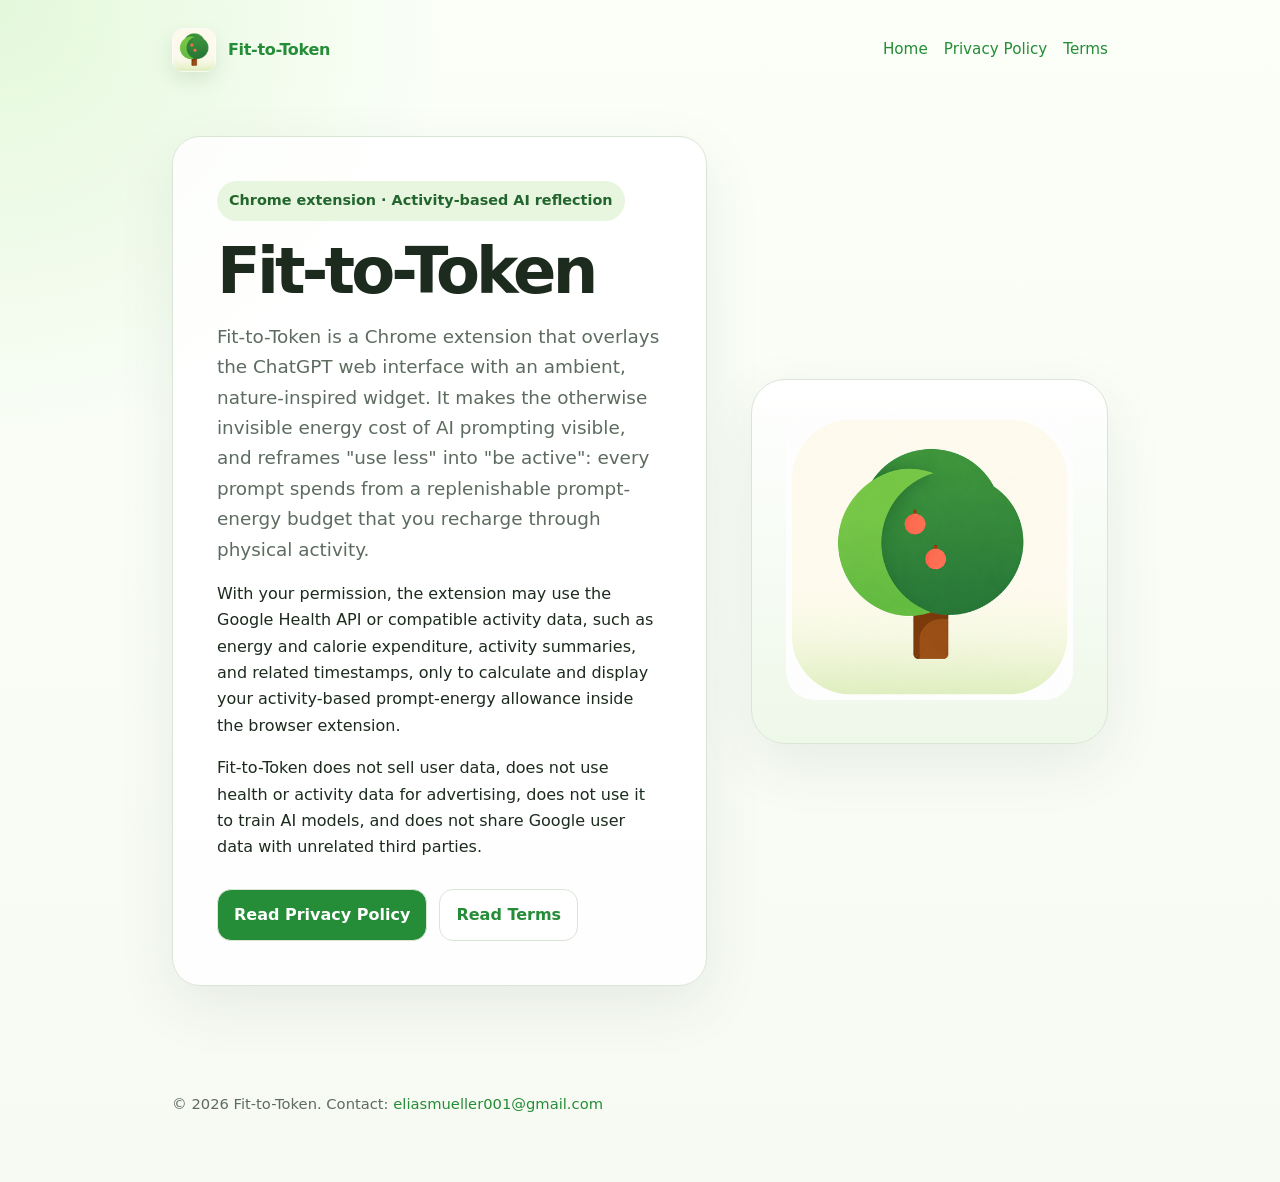
<file: index.html>
<!doctype html>
<html lang="en">
<head>

  <meta charset="utf-8">
  <meta name="viewport" content="width=device-width, initial-scale=1">
  <meta name="google-site-verification" content="dc-nI5oNuQ5skbUXiTkUaBQD8vQzqvcZ7vJwPCGm-OA" />
  <meta name="theme-color" content="#258c37">
  <link rel="icon" type="image/png" href="assets/favicon.png">
  <link rel="stylesheet" href="styles.css">

  <title>Fit-to-Token</title>
  <meta name="description" content="Fit-to-Token is a Chrome extension that overlays ChatGPT with an ambient eco-feedback widget, connecting Google Health activity data to a replenishable prompt-energy allowance.">
</head>
<body>

  <header class="site-header">
    <a class="brand" href="index.html" aria-label="Fit-to-Token homepage">
      <img src="assets/logo.png" alt="Fit-to-Token tree logo">
      <span>Fit-to-Token</span>
    </a>
    <nav aria-label="Main navigation">
      <a href="index.html">Home</a>
      <a href="privacy.html">Privacy Policy</a>
      <a href="terms.html">Terms</a>
    </nav>
  </header>

  <main>
    <section class="hero">
      <div class="hero-card">
        <div class="badge">Chrome extension · Activity-based AI reflection</div>
        <h1>Fit-to-Token</h1>
        <p class="lead">Fit-to-Token is a Chrome extension that overlays the ChatGPT web interface with an ambient, nature-inspired widget. It makes the otherwise invisible energy cost of AI prompting visible, and reframes "use less" into "be active": every prompt spends from a replenishable prompt-energy budget that you recharge through physical activity.</p>
        <p>With your permission, the extension may use the Google Health API or compatible activity data, such as energy and calorie expenditure, activity summaries, and related timestamps, only to calculate and display your activity-based prompt-energy allowance inside the browser extension.</p>
        <p>Fit-to-Token does not sell user data, does not use health or activity data for advertising, does not use it to train AI models, and does not share Google user data with unrelated third parties.</p>
        <div class="actions">
          <a class="button" href="privacy.html">Read Privacy Policy</a>
          <a class="button secondary" href="terms.html">Read Terms</a>
        </div>
      </div>
      <div class="logo-panel">
        <img src="assets/logo.png" alt="A simple green tree with two small fruit dots, the Fit-to-Token logo">
      </div>
    </section>
  </main>

  <footer>
    <p>© 2026 Fit-to-Token. Contact: <a href="mailto:eliasmueller001@gmail.com">eliasmueller001@gmail.com</a></p>
  </footer>

</body>
</html>
</file>
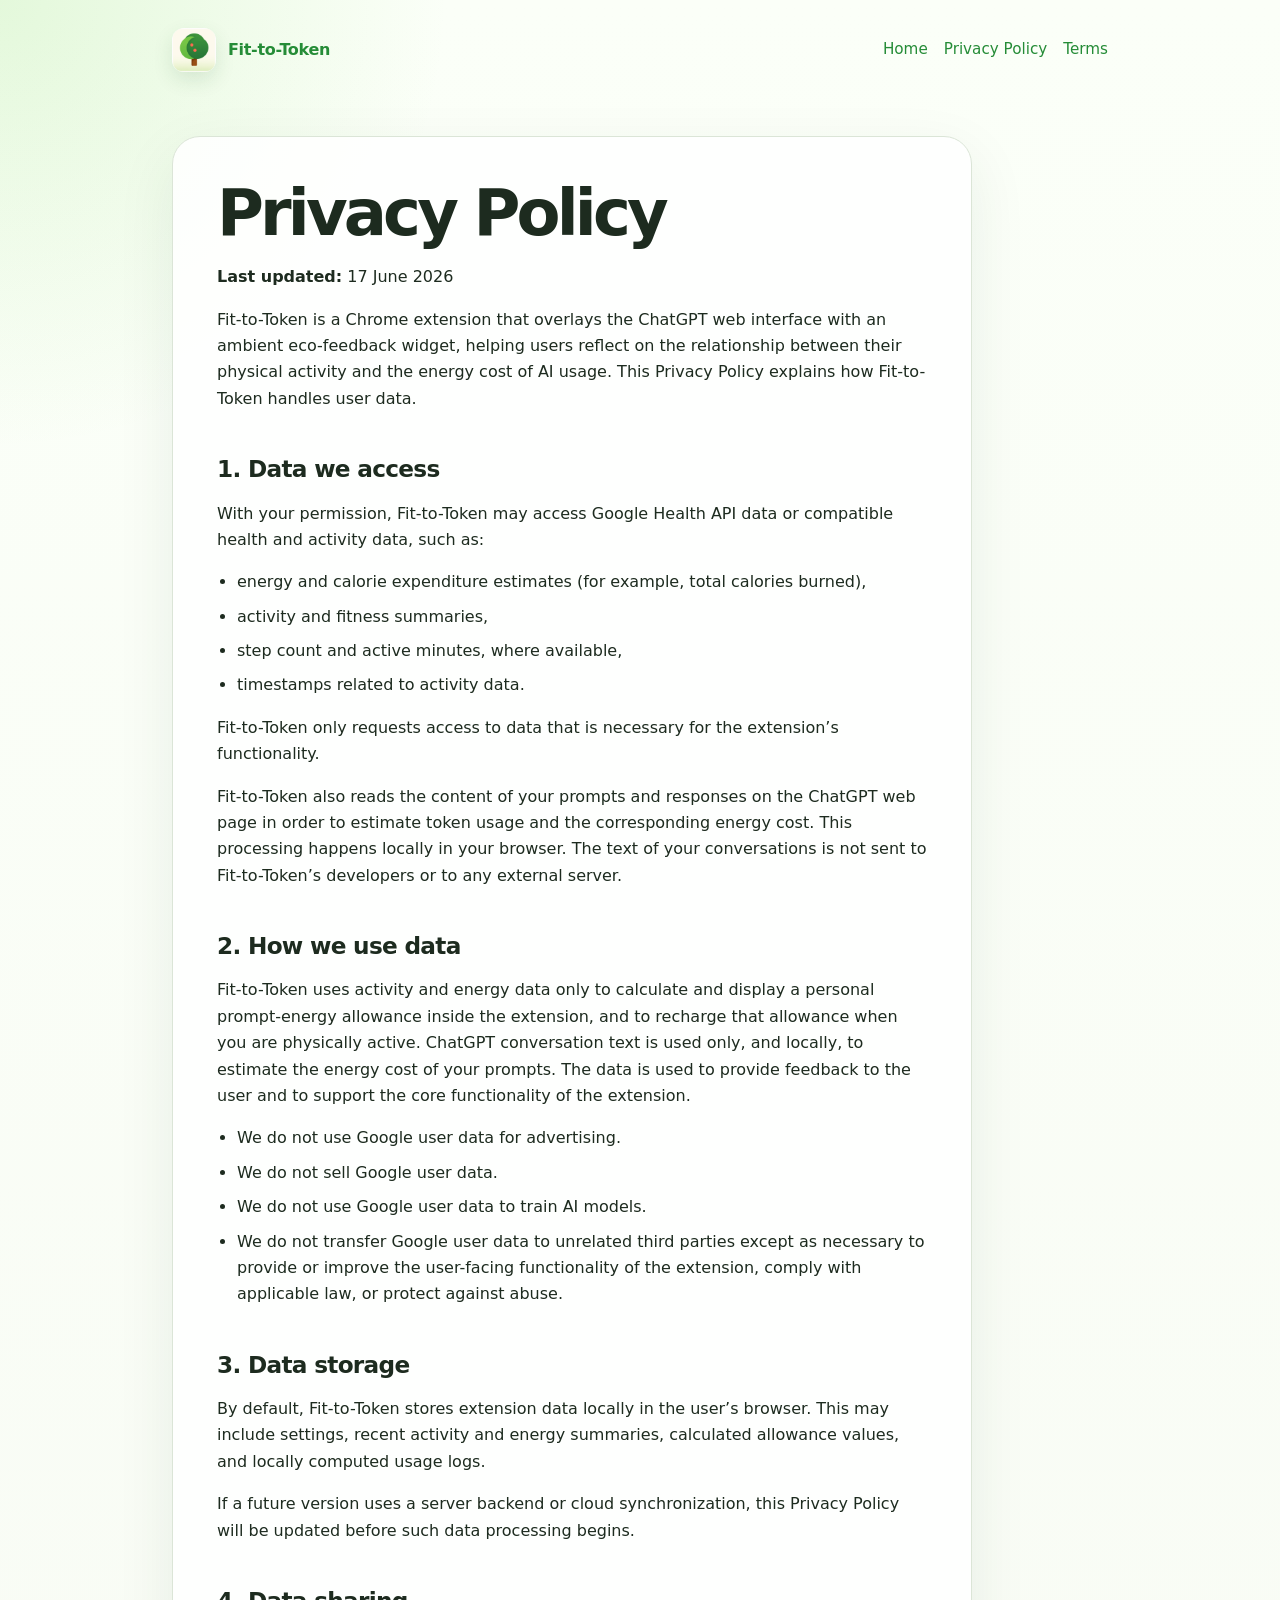
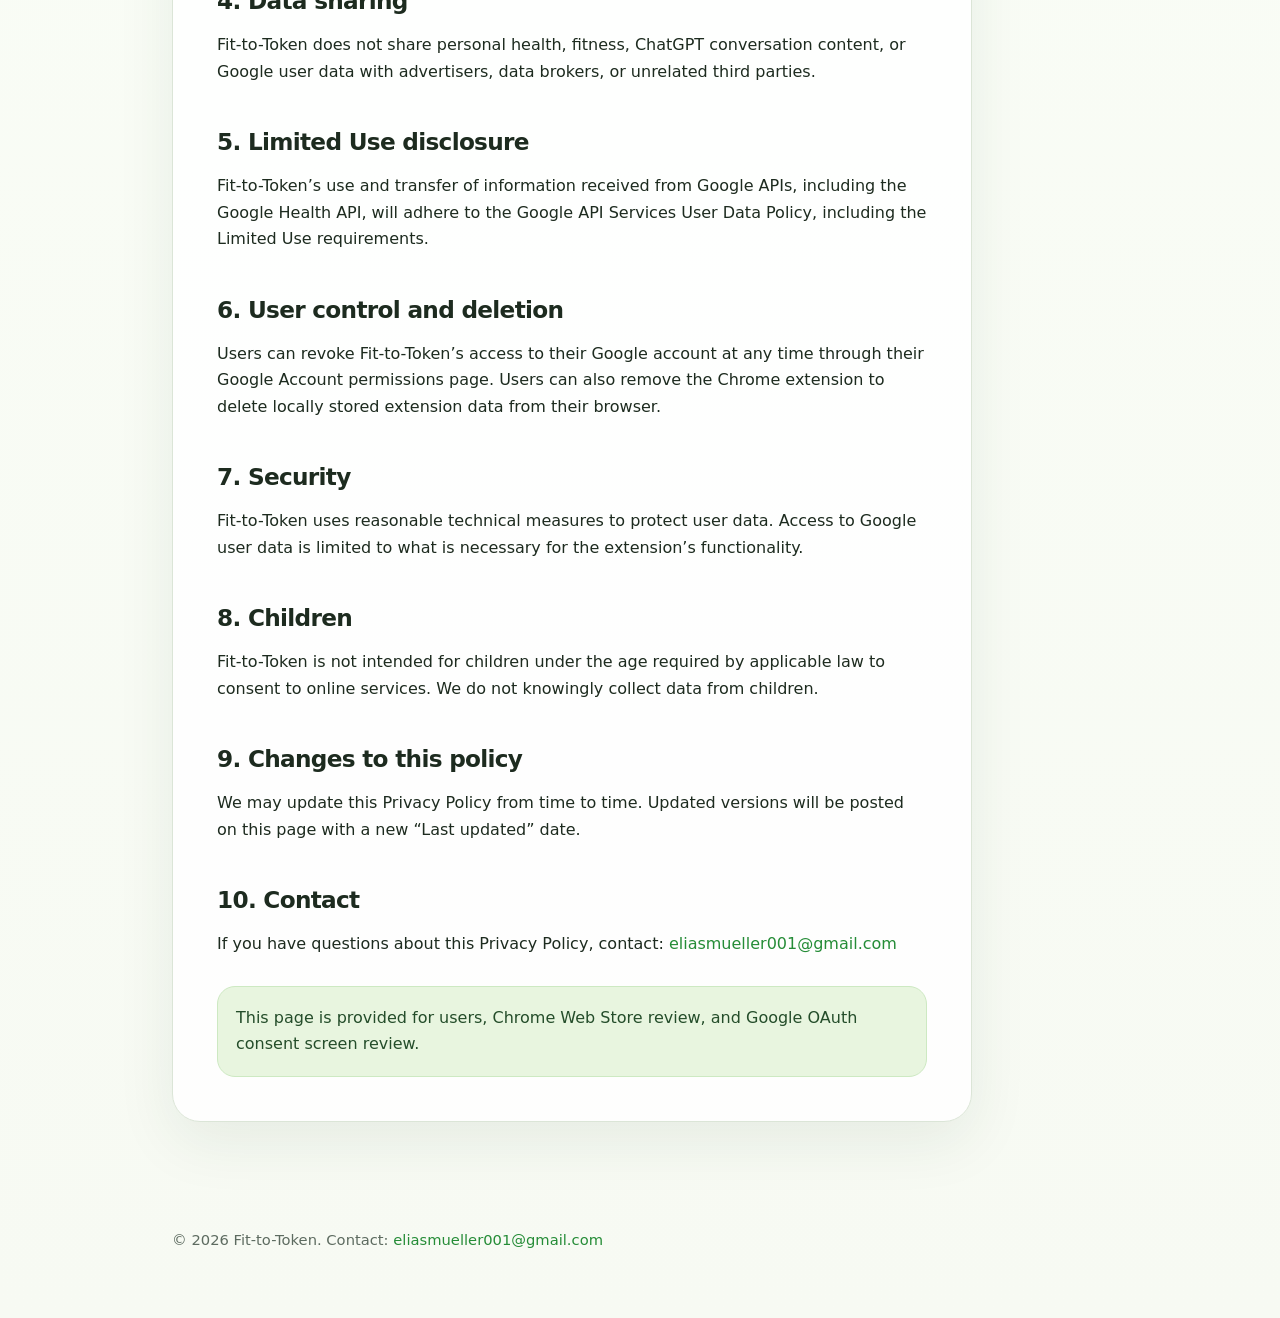
<file: privacy.html>
<!doctype html>
<html lang="en">
<head>

  <meta charset="utf-8">
  <meta name="viewport" content="width=device-width, initial-scale=1">
  <meta name="theme-color" content="#258c37">
  <link rel="icon" type="image/png" href="assets/favicon.png">
  <link rel="stylesheet" href="styles.css">

  <title>Privacy Policy | Fit-to-Token</title>
  <meta name="description" content="Privacy Policy for the Fit-to-Token Chrome extension.">
</head>
<body>

  <header class="site-header">
    <a class="brand" href="index.html" aria-label="Fit-to-Token homepage">
      <img src="assets/logo.png" alt="Fit-to-Token tree logo">
      <span>Fit-to-Token</span>
    </a>
    <nav aria-label="Main navigation">
      <a href="index.html">Home</a>
      <a href="privacy.html">Privacy Policy</a>
      <a href="terms.html">Terms</a>
    </nav>
  </header>

  <main>
    <article class="content-card">
      <h1>Privacy Policy</h1>
      <p><strong>Last updated:</strong> 17 June 2026</p>
      <p>Fit-to-Token is a Chrome extension that overlays the ChatGPT web interface with an ambient eco-feedback widget, helping users reflect on the relationship between their physical activity and the energy cost of AI usage. This Privacy Policy explains how Fit-to-Token handles user data.</p>

      <h2>1. Data we access</h2>
      <p>With your permission, Fit-to-Token may access Google Health API data or compatible health and activity data, such as:</p>
      <ul>
        <li>energy and calorie expenditure estimates (for example, total calories burned),</li>
        <li>activity and fitness summaries,</li>
        <li>step count and active minutes, where available,</li>
        <li>timestamps related to activity data.</li>
      </ul>
      <p>Fit-to-Token only requests access to data that is necessary for the extension’s functionality.</p>
      <p>Fit-to-Token also reads the content of your prompts and responses on the ChatGPT web page in order to estimate token usage and the corresponding energy cost. This processing happens locally in your browser. The text of your conversations is not sent to Fit-to-Token’s developers or to any external server.</p>

      <h2>2. How we use data</h2>
      <p>Fit-to-Token uses activity and energy data only to calculate and display a personal prompt-energy allowance inside the extension, and to recharge that allowance when you are physically active. ChatGPT conversation text is used only, and locally, to estimate the energy cost of your prompts. The data is used to provide feedback to the user and to support the core functionality of the extension.</p>
      <ul>
        <li>We do not use Google user data for advertising.</li>
        <li>We do not sell Google user data.</li>
        <li>We do not use Google user data to train AI models.</li>
        <li>We do not transfer Google user data to unrelated third parties except as necessary to provide or improve the user-facing functionality of the extension, comply with applicable law, or protect against abuse.</li>
      </ul>

      <h2>3. Data storage</h2>
      <p>By default, Fit-to-Token stores extension data locally in the user’s browser. This may include settings, recent activity and energy summaries, calculated allowance values, and locally computed usage logs.</p>
      <p>If a future version uses a server backend or cloud synchronization, this Privacy Policy will be updated before such data processing begins.</p>

      <h2>4. Data sharing</h2>
      <p>Fit-to-Token does not share personal health, fitness, ChatGPT conversation content, or Google user data with advertisers, data brokers, or unrelated third parties.</p>

      <h2>5. Limited Use disclosure</h2>
      <p>Fit-to-Token’s use and transfer of information received from Google APIs, including the Google Health API, will adhere to the Google API Services User Data Policy, including the Limited Use requirements.</p>

      <h2>6. User control and deletion</h2>
      <p>Users can revoke Fit-to-Token’s access to their Google account at any time through their Google Account permissions page. Users can also remove the Chrome extension to delete locally stored extension data from their browser.</p>

      <h2>7. Security</h2>
      <p>Fit-to-Token uses reasonable technical measures to protect user data. Access to Google user data is limited to what is necessary for the extension’s functionality.</p>

      <h2>8. Children</h2>
      <p>Fit-to-Token is not intended for children under the age required by applicable law to consent to online services. We do not knowingly collect data from children.</p>

      <h2>9. Changes to this policy</h2>
      <p>We may update this Privacy Policy from time to time. Updated versions will be posted on this page with a new “Last updated” date.</p>

      <h2>10. Contact</h2>
      <p>If you have questions about this Privacy Policy, contact: <a href="mailto:eliasmueller001@gmail.com">eliasmueller001@gmail.com</a></p>

      <div class="notice">This page is provided for users, Chrome Web Store review, and Google OAuth consent screen review.</div>
    </article>
  </main>

  <footer>
    <p>© 2026 Fit-to-Token. Contact: <a href="mailto:eliasmueller001@gmail.com">eliasmueller001@gmail.com</a></p>
  </footer>

</body>
</html>
</file>
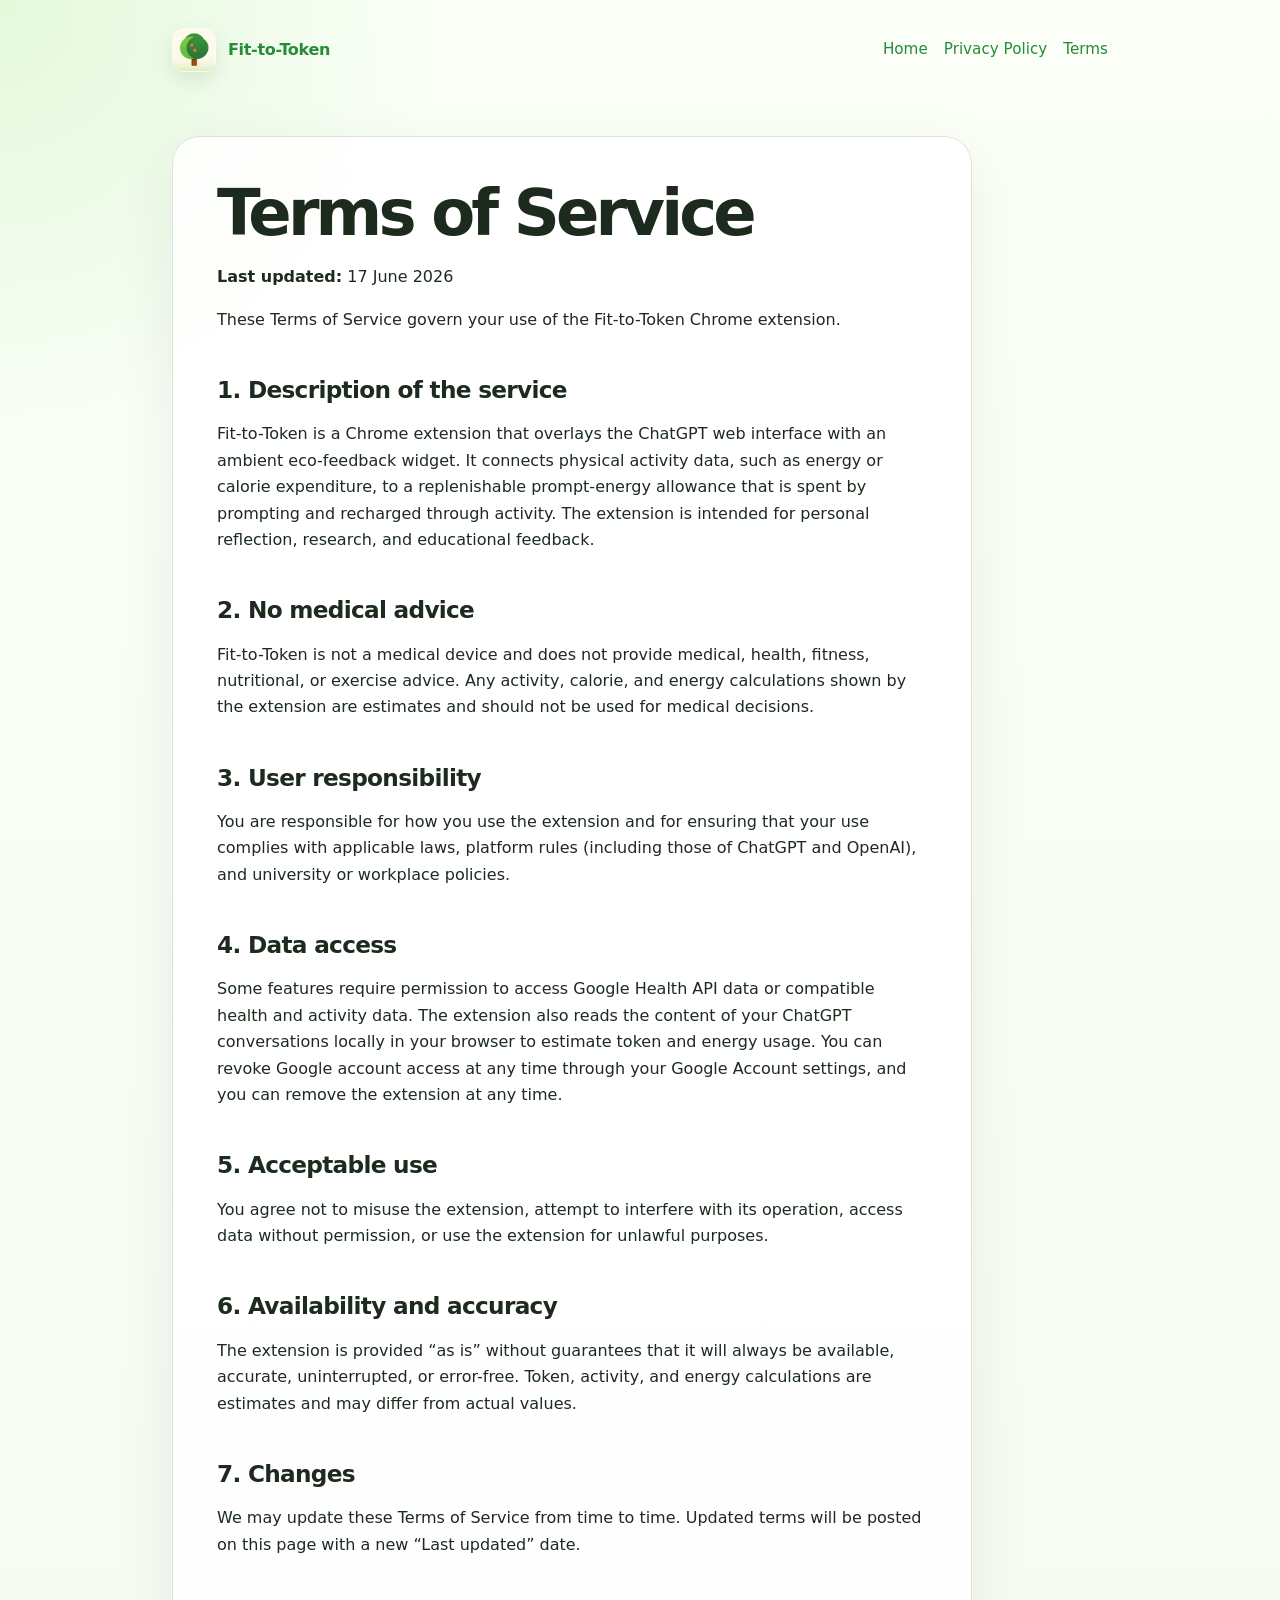
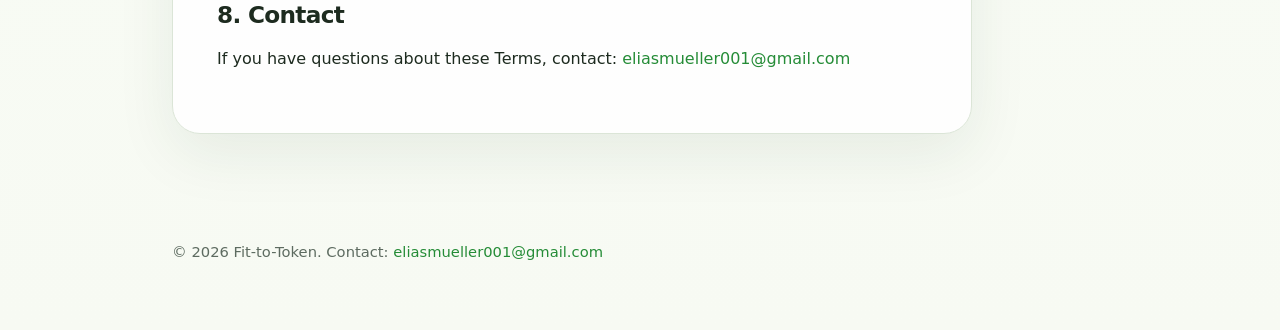
<file: terms.html>
<!doctype html>
<html lang="en">
<head>

  <meta charset="utf-8">
  <meta name="viewport" content="width=device-width, initial-scale=1">
  <meta name="theme-color" content="#258c37">
  <link rel="icon" type="image/png" href="assets/favicon.png">
  <link rel="stylesheet" href="styles.css">

  <title>Terms of Service | Fit-to-Token</title>
  <meta name="description" content="Terms of Service for the Fit-to-Token Chrome extension.">
</head>
<body>

  <header class="site-header">
    <a class="brand" href="index.html" aria-label="Fit-to-Token homepage">
      <img src="assets/logo.png" alt="Fit-to-Token tree logo">
      <span>Fit-to-Token</span>
    </a>
    <nav aria-label="Main navigation">
      <a href="index.html">Home</a>
      <a href="privacy.html">Privacy Policy</a>
      <a href="terms.html">Terms</a>
    </nav>
  </header>

  <main>
    <article class="content-card">
      <h1>Terms of Service</h1>
      <p><strong>Last updated:</strong> 17 June 2026</p>
      <p>These Terms of Service govern your use of the Fit-to-Token Chrome extension.</p>

      <h2>1. Description of the service</h2>
      <p>Fit-to-Token is a Chrome extension that overlays the ChatGPT web interface with an ambient eco-feedback widget. It connects physical activity data, such as energy or calorie expenditure, to a replenishable prompt-energy allowance that is spent by prompting and recharged through activity. The extension is intended for personal reflection, research, and educational feedback.</p>

      <h2>2. No medical advice</h2>
      <p>Fit-to-Token is not a medical device and does not provide medical, health, fitness, nutritional, or exercise advice. Any activity, calorie, and energy calculations shown by the extension are estimates and should not be used for medical decisions.</p>

      <h2>3. User responsibility</h2>
      <p>You are responsible for how you use the extension and for ensuring that your use complies with applicable laws, platform rules (including those of ChatGPT and OpenAI), and university or workplace policies.</p>

      <h2>4. Data access</h2>
      <p>Some features require permission to access Google Health API data or compatible health and activity data. The extension also reads the content of your ChatGPT conversations locally in your browser to estimate token and energy usage. You can revoke Google account access at any time through your Google Account settings, and you can remove the extension at any time.</p>

      <h2>5. Acceptable use</h2>
      <p>You agree not to misuse the extension, attempt to interfere with its operation, access data without permission, or use the extension for unlawful purposes.</p>

      <h2>6. Availability and accuracy</h2>
      <p>The extension is provided “as is” without guarantees that it will always be available, accurate, uninterrupted, or error-free. Token, activity, and energy calculations are estimates and may differ from actual values.</p>

      <h2>7. Changes</h2>
      <p>We may update these Terms of Service from time to time. Updated terms will be posted on this page with a new “Last updated” date.</p>

      <h2>8. Contact</h2>
      <p>If you have questions about these Terms, contact: <a href="mailto:eliasmueller001@gmail.com">eliasmueller001@gmail.com</a></p>
    </article>
  </main>

  <footer>
    <p>© 2026 Fit-to-Token. Contact: <a href="mailto:eliasmueller001@gmail.com">eliasmueller001@gmail.com</a></p>
  </footer>

</body>
</html>
</file>
<file: styles.css>
:root {
  --bg: #f7faf3;
  --card: #ffffff;
  --ink: #1d2b1f;
  --muted: #5d6b60;
  --green: #258c37;
  --green-soft: #e8f5df;
  --line: #dbe5d7;
  --shadow: 0 20px 60px rgba(24, 64, 32, 0.08);
}

* { box-sizing: border-box; }

body {
  margin: 0;
  font-family: Inter, ui-sans-serif, system-ui, -apple-system, BlinkMacSystemFont, "Segoe UI", sans-serif;
  color: var(--ink);
  background:
    radial-gradient(circle at top left, rgba(122, 218, 88, 0.18), transparent 28rem),
    linear-gradient(180deg, #fbfff8 0%, var(--bg) 100%);
  line-height: 1.65;
}

a { color: var(--green); text-decoration: none; }
a:hover { text-decoration: underline; }

.site-header {
  max-width: 980px;
  margin: 0 auto;
  padding: 28px 22px 0;
  display: flex;
  justify-content: space-between;
  align-items: center;
  gap: 20px;
}

.brand {
  display: flex;
  align-items: center;
  gap: 12px;
  font-weight: 750;
  letter-spacing: -0.02em;
}

.brand img {
  width: 44px;
  height: 44px;
  border-radius: 12px;
  box-shadow: 0 8px 20px rgba(35, 88, 38, 0.12);
}

nav {
  display: flex;
  gap: 16px;
  flex-wrap: wrap;
  font-size: 0.95rem;
}

main {
  max-width: 980px;
  margin: 0 auto;
  padding: 64px 22px 80px;
}

.hero {
  display: grid;
  grid-template-columns: 1.2fr 0.8fr;
  align-items: center;
  gap: 44px;
}

.hero-card, .content-card {
  background: rgba(255, 255, 255, 0.88);
  border: 1px solid var(--line);
  border-radius: 28px;
  box-shadow: var(--shadow);
}

.hero-card { padding: 44px; }
.content-card { padding: 44px; max-width: 800px; }

.logo-panel {
  background: linear-gradient(180deg, #ffffff, #eef8e9);
  border: 1px solid var(--line);
  border-radius: 34px;
  padding: 34px;
  box-shadow: var(--shadow);
  text-align: center;
}

.logo-panel img {
  width: min(100%, 320px);
  border-radius: 28px;
}

h1 {
  margin: 0 0 18px;
  font-size: clamp(2.4rem, 5vw, 4.5rem);
  line-height: 1.02;
  letter-spacing: -0.06em;
}

h2 {
  margin-top: 38px;
  margin-bottom: 12px;
  font-size: 1.45rem;
  letter-spacing: -0.03em;
}

h3 {
  margin-top: 28px;
  margin-bottom: 8px;
  font-size: 1.05rem;
}

p { margin: 0 0 16px; }

.lead {
  font-size: 1.15rem;
  color: var(--muted);
  max-width: 64ch;
}

.badge {
  display: inline-flex;
  align-items: center;
  gap: 8px;
  padding: 8px 12px;
  border-radius: 999px;
  background: var(--green-soft);
  color: #22652e;
  font-weight: 650;
  font-size: 0.9rem;
  margin-bottom: 18px;
}

.actions {
  display: flex;
  flex-wrap: wrap;
  gap: 12px;
  margin-top: 28px;
}

.button {
  display: inline-block;
  padding: 12px 16px;
  border-radius: 14px;
  border: 1px solid var(--line);
  background: var(--green);
  color: white;
  font-weight: 700;
}

.button.secondary {
  background: white;
  color: var(--green);
}

ul { padding-left: 1.25rem; }
li { margin-bottom: 8px; }

.notice {
  margin-top: 28px;
  padding: 18px;
  background: var(--green-soft);
  border: 1px solid #cde9c2;
  border-radius: 18px;
  color: #244d2a;
}

footer {
  max-width: 980px;
  margin: 0 auto;
  padding: 26px 22px 50px;
  color: var(--muted);
  font-size: 0.92rem;
}

@media (max-width: 760px) {
  .site-header { align-items: flex-start; flex-direction: column; }
  .hero { grid-template-columns: 1fr; }
  .hero-card, .content-card { padding: 28px; border-radius: 22px; }
  main { padding-top: 36px; }
}
</file>
